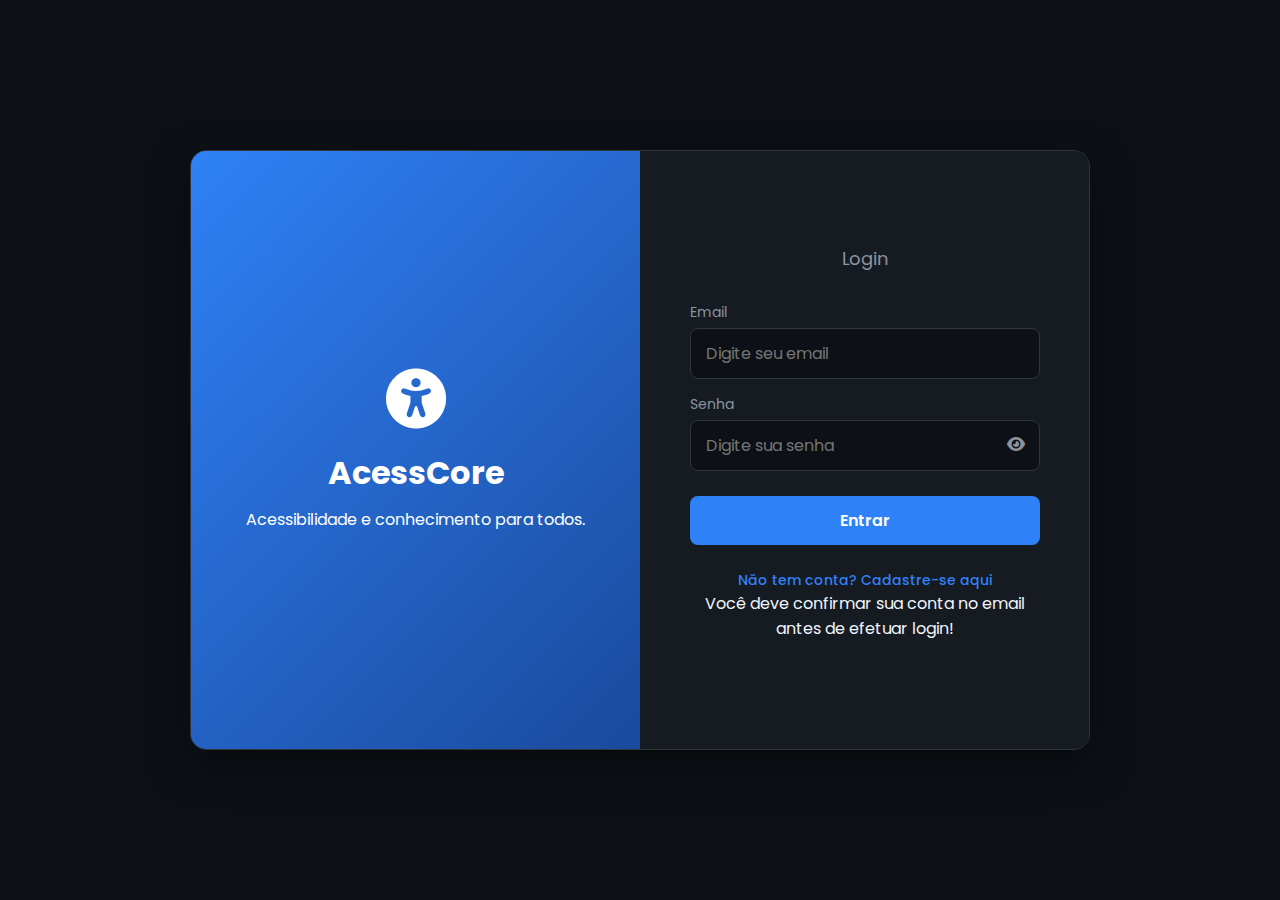
<file: index.html>
<!DOCTYPE html>
<html lang="pt-BR">
<head>
  <meta charset="UTF-8">
  <meta name="viewport" content="width=device-width, initial-scale=1.0">
  <title>AcessCore - Bem-vindo</title>
  <link rel="preconnect" href="https://fonts.googleapis.com">
  <link rel="preconnect" href="https://fonts.gstatic.com" crossorigin>
  <link href="https://fonts.googleapis.com/css2?family=Poppins:wght@400;500;600;700&display=swap" rel="stylesheet">
  <link rel="stylesheet" href="https://cdnjs.cloudflare.com/ajax/libs/font-awesome/6.4.2/css/all.min.css">
  <link rel="stylesheet" href="white.css">
  <style>
    :root {
      --bg-primary: #0d1117;
      --bg-secondary: #161b22;
      --border-color: #30363d;
      --text-primary: #f0f6fc;
      --text-secondary: #8b949e;
      --accent-color: #2f81f7;
      --accent-gradient: linear-gradient(135deg, #2f81f7, #1a4a9c);
    }
    * {
      margin: 0;
      padding: 0;
      box-sizing: border-box;
      font-family: 'Poppins', sans-serif;
    }
    body {
      background: var(--bg-primary);
      color: var(--text-primary);
      display: flex;
      justify-content: center;
      align-items: center;
      height: 100vh;
      padding: 20px;
    }
    .login-wrapper {
      width: 100%;
      max-width: 900px;
      height: 600px;
      display: grid;
      grid-template-columns: 1fr 1fr;
      border-radius: 16px;
      overflow: hidden;
      box-shadow: 0 15px 40px rgba(0, 0, 0, 0.5);
      border: 1px solid var(--border-color);
    }
    .login-branding {
      background: var(--accent-gradient);
      color: #fff;
      display: flex;
      flex-direction: column;
      justify-content: center;
      align-items: center;
      text-align: center;
      padding: 40px;
    }
    .branding-icon {
      font-size: 60px;
      margin-bottom: 20px;
    }
    .branding-title {
      font-size: 32px;
      font-weight: 700;
      margin-bottom: 10px;
    }
    .branding-slogan {
      font-size: 16px;
      font-weight: 400;
    }
    .login-form-container {
      background: var(--bg-secondary);
      display: flex;
      justify-content: center;
      align-items: center;
      padding: 40px;
    }
    .container {
      width: 100%;
      max-width: 350px;
      text-align: center;
    }
    .title { font-size: 28px; margin-bottom: 10px; }
    .subtitle { color: var(--text-secondary); font-size: 18px; font-weight: 400; margin-bottom: 30px; }
    .formulario { display: flex; flex-direction: column; text-align: left; gap: 15px; }
    .input-group { position: relative; }
    .formulario label { display: block; font-size: 14px; color: var(--text-secondary); margin-bottom: 5px; }
    .formulario input { width: 100%; padding: 12px; padding-left: 15px; border: 1px solid var(--border-color); border-radius: 8px; background-color: var(--bg-primary); outline: none; font-size: 16px; color: var(--text-primary); transition: border-color 0.2s; }
    .formulario input:focus { border-color: var(--accent-color); }
    .password-toggle-icon { position: absolute; top: 50%; right: 15px; transform: translateY(25%); color: var(--text-secondary); cursor: pointer; }
    .btn { margin-top: 10px; padding: 12px; border: none; border-radius: 8px; background: var(--accent-color); color: #fff; font-size: 16px; font-weight: 600; cursor: pointer; transition: opacity 0.3s; }
    .btn:hover { opacity: 0.9; }
    .extra { margin-top: 25px; font-size: 14px; color: var(--text-secondary); }
    .extra a { color: var(--accent-color); text-decoration: none; font-weight: 500; cursor: pointer; }
    .extra a:hover { text-decoration: underline; }
    .hidden { display: none; }

    @media (max-width: 800px) {
      .login-wrapper {
        grid-template-columns: 1fr;
        height: auto;
        max-height: 90vh;
        overflow-y: auto;
      }
      .login-branding {
        padding: 30px;
        min-height: 200px;
      }
      .login-form-container {
        padding: 30px;
      }
    }
  </style>
</head>
<body>
  <div class="login-wrapper">
    <div class="login-branding">
      <i class="fas fa-universal-access branding-icon"></i>
      <h1 class="branding-title">AcessCore</h1>
      <p class="branding-slogan">Acessibilidade e conhecimento para todos.</p>
    </div>
    <div class="login-form-container">
      <main class="container">
        <h2 class="subtitle" id="form-title">Login</h2>
    
        <form id="login-form" class="formulario">
          <div class="input-group">
            <label for="usuario">Email</label>
            <input type="text" id="usuario" name="usuario" placeholder="Digite seu email" required>
          </div>
          <div class="input-group">
            <label for="senha">Senha</label>
            <input type="password" id="senha" name="senha" placeholder="Digite sua senha" required>
            <i class="fas fa-eye password-toggle-icon" id="toggle-senha"></i>
          </div>
          <button type="submit" class="btn">Entrar</button>
        </form>
    
        <form id="cadastro-form" class="formulario hidden">
          <div class="input-group">
            <label for="novo-usuario">Usuário</label>
            <input type="text" id="novo-usuario" name="novo-usuario" placeholder="Crie um usuário" required>
          </div>
          <div class="input-group">
            <label for="email">E-mail</label>
            <input type="email" id="email" name="email" placeholder="Digite seu e-mail" required>
          </div>
          <div class="input-group">
            <label for="nova-senha">Senha</label>
            <input type="password" id="nova-senha" name="nova-senha" placeholder="Crie uma senha" required>
            <i class="fas fa-eye password-toggle-icon" id="toggle-nova-senha"></i>
          </div>
          <button type="submit" class="btn">Cadastrar</button>
        </form>
    
        <p class="extra">
          <a id="toggle-link">Não tem conta? Cadastre-se aqui</a>
        </p>
        <p>Você deve confirmar sua conta no email antes de efetuar login!</p>
      </main>
    </div>
  </div>

  <div vw class="enabled"><div vw-access-button class="active"></div><div vw-plugin-wrapper><div class="vw-plugin-top-wrapper"></div></div></div>
  <script src="https://vlibras.gov.br/app/vlibras-plugin.js"></script>
  <script>new window.VLibras.Widget('https://vlibras.gov.br/app');</script>
  <script>
    // Seleciona os elementos do DOM
    const loginForm = document.getElementById("login-form");
    const cadastroForm = document.getElementById("cadastro-form");
    const toggleLink = document.getElementById("toggle-link");
    const formTitle = document.getElementById("form-title");
    
    // Adicione um elemento para exibir mensagens
    const messageDisplay = document.createElement('p');
    messageDisplay.style.textAlign = 'center';
    messageDisplay.style.marginTop = '15px';
    messageDisplay.style.color = '#fff';
    messageDisplay.style.fontSize = '14px';
    document.querySelector('.container').appendChild(messageDisplay);

    function toggleForms() {
      if (loginForm.classList.contains("hidden")) {
        loginForm.classList.remove("hidden");
        cadastroForm.classList.add("hidden");
        formTitle.textContent = "Login";
        toggleLink.textContent = "Não tem conta? Cadastre-se aqui";
      } else {
        loginForm.classList.add("hidden");
        cadastroForm.classList.remove("hidden");
        formTitle.textContent = "Cadastro";
        toggleLink.textContent = "Já tem conta? Voltar ao login";
      }
      // Limpa a mensagem ao alternar o formulário
      messageDisplay.textContent = '';
    }

    toggleLink.addEventListener("click", (e) => {
      e.preventDefault();
      toggleForms();
    });

    // LÓGICA DO BACKEND: Conectar o formulário de Cadastro ao seu Backend
    cadastroForm.addEventListener("submit", async function(e) {
      e.preventDefault();
      messageDisplay.textContent = 'Cadastrando...';

      const usuario = document.getElementById("novo-usuario").value;
      const email = document.getElementById("email").value;
      const password = document.getElementById("nova-senha").value;

      // URL do server do backend
      const backendUrl = "https://hackaton-backend-jade.vercel.app"; 

      try {
        const response = await fetch(`${backendUrl}/cadastro`, {
          method: 'POST',
          headers: {
            'Content-Type': 'application/json'
          },
          body: JSON.stringify({ email, password, usuario })
        });
        
        const data = await response.json();
        
        if (response.ok) {
          messageDisplay.textContent = data.message;
          alert("Cadastro feito com sucesso! Verifique seu e-mail para confirmar a conta.");
          toggleForms(); // Volta para o formulário de login
        } else {
          messageDisplay.textContent = data.error || "Erro no cadastro.";
        }
      } catch (error) {
        console.error('Erro na requisição:', error);
        messageDisplay.textContent = "Erro ao conectar com o servidor. Tente novamente.";
      }
    });

    // LÓGICA DO BACKEND: Conectar o formulário de Login ao seu Backend
    loginForm.addEventListener("submit", async function(e) {
      e.preventDefault();
      messageDisplay.textContent = 'Entrando...';

      const email = document.getElementById("usuario").value; // Usando o campo 'usuario' como 'email'
      const password = document.getElementById("senha").value;

      // URL do server do backend sigma
      const backendUrl = "https://hackaton-backend-jade.vercel.app"; 

      try {
        const response = await fetch(`${backendUrl}/login`, {
          method: 'POST',
          headers: {
            'Content-Type': 'application/json'
          },
          body: JSON.stringify({ email, password })
        });
        
        const data = await response.json();

        if (response.ok) {
          messageDisplay.textContent = "Login bem-sucedido!";

           const sessionToken = data.access_token;
           localStorage.setItem('supabase_session', sessionToken); 
          // Aqui você pode redirecionar o usuário para a página principal
          window.location.href = "site.html"; 
        } else {
          messageDisplay.textContent = data.error || "Erro no login.";
        }
      } catch (error) {
        console.error('Erro na requisição:', error);
        messageDisplay.textContent = "Erro ao conectar com o servidor. Tente novamente.";
      }
    });

    function setupPasswordToggle(inputId, toggleId) {
      const passwordInput = document.getElementById(inputId);
      const toggleIcon = document.getElementById(toggleId);
      if (toggleIcon) {
        toggleIcon.addEventListener('click', function() {
          const type = passwordInput.getAttribute('type') === 'password' ? 'text' : 'password';
          passwordInput.setAttribute('type', type);
          this.classList.toggle('fa-eye');
          this.classList.toggle('fa-eye-slash');
        });
      }
    }

    setupPasswordToggle('senha', 'toggle-senha');
    setupPasswordToggle('nova-senha', 'toggle-nova-senha');
</script>
</body>
</html>
</file>
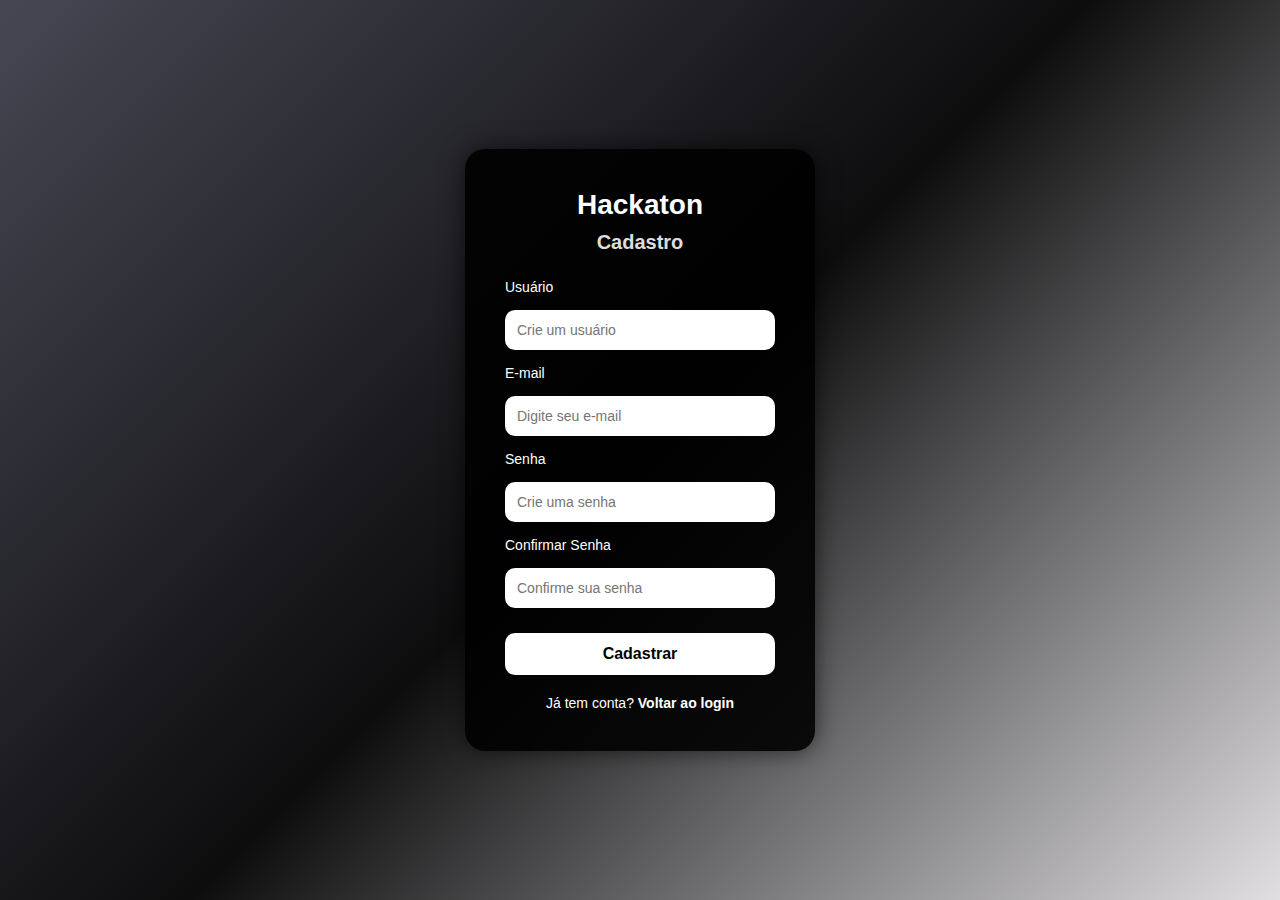
<file: cadastrar.html>
<!DOCTYPE html>
<html lang="pt-BR">
<head>
    <meta charset="UTF-8">
    <meta name="viewport" content="width=device-width, initial-scale=1.0">
    <title>Hackaton - Cadastro</title>
    <style>
        * {
            margin: 0;
            padding: 0;
            box-sizing: border-box;
            font-family: Arial, Helvetica, sans-serif;
        }

        body {
            background: linear-gradient(135deg, #474754, #0d0d0e, #786f7e39);
            color: #fff;
            display: flex;
            justify-content: center;
            align-items: center;
            height: 100vh;
        }

        .container {
            background: rgba(0, 0, 0, 0.9);
            padding: 40px;
            border-radius: 20px;
            width: 350px;
            text-align: center;
            box-shadow: 0 0 25px rgba(0, 0, 0, 0.6);
        }

        .title {
            color: #ffffff;
            font-size: 28px;
            margin-bottom: 10px;
        }

        .subtitle {
            color: #ddd;
            font-size: 20px;
            margin-bottom: 25px;
        }

        .formulario {
            display: flex;
            flex-direction: column;
            text-align: left;
            gap: 15px;
        }

        .formulario label {
            font-size: 14px;
            color: #ffffff;
        }

        .formulario input {
            padding: 12px;
            border: none;
            border-radius: 10px;
            outline: none;
            font-size: 14px;
        }

        .btn {
            margin-top: 10px;
            padding: 12px;
            border: none;
            border-radius: 10px;
            background: #ffffff;
            color: #000;
            font-size: 16px;
            font-weight: bold;
            cursor: pointer;
            transition: 0.3s;
        }

        .btn:hover {
            background: #dddddd;
        }

        .extra {
            margin-top: 20px;
            font-size: 14px;
            text-align: center;
        }

        .extra a {
            color: #ffffff;
            text-decoration: none;
            font-weight: bold;
            cursor: pointer;
        }

        .extra a:hover {
            text-decoration: underline;
        }
    </style>
</head>
<body>
    <main class="container">
        <h1 class="title">Hackaton</h1>
        <h2 class="subtitle">Cadastro</h2>

        <form action="#" method="post" class="formulario">
            <label for="novo-usuario">Usuário</label>
            <input type="text" id="novo-usuario" name="novo-usuario" placeholder="Crie um usuário" required>

            <label for="email">E-mail</label>
            <input type="email" id="email" name="email" placeholder="Digite seu e-mail" required>

            <label for="senha">Senha</label>
            <input type="password" id="senha" name="senha" placeholder="Crie uma senha" required>

            <label for="confirmar-senha">Confirmar Senha</label>
            <input type="password" id="confirmar-senha" name="confirmar-senha" placeholder="Confirme sua senha" required>

            <button type="submit" class="btn">Cadastrar</button>
        </form>

        <p class="extra">
            Já tem conta? <a href="index.html">Voltar ao login</a>
        </p>
    </main>
</body>
</html>
</file>
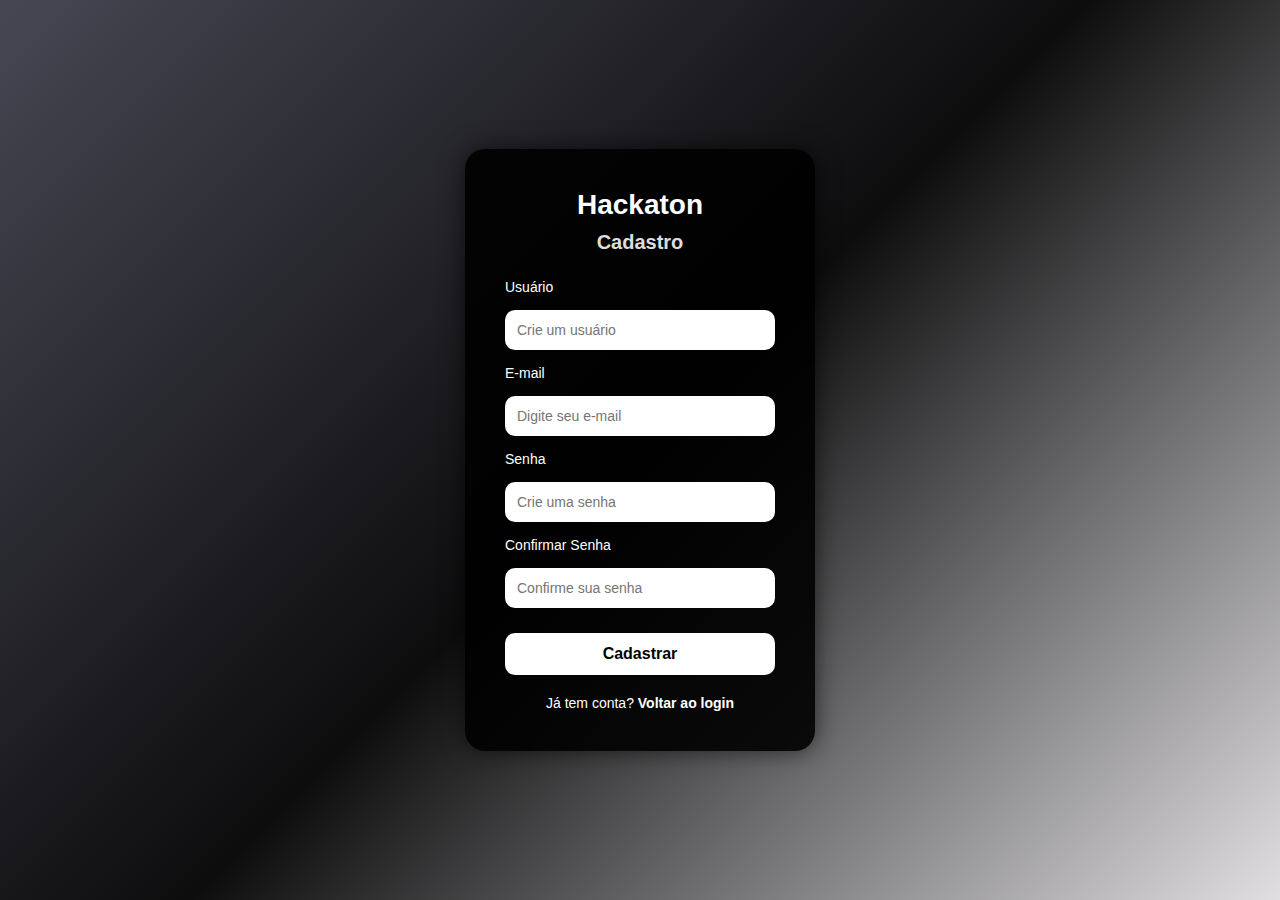
<file: cadastro.html>
<!DOCTYPE html>
<html lang="pt-BR">
<head>
    <meta charset="UTF-8">
    <meta name="viewport" content="width=device-width, initial-scale=1.0">
    <title>Hackaton - Cadastro</title>
    <style>
        * {
            margin: 0;
            padding: 0;
            box-sizing: border-box;
            font-family: Arial, Helvetica, sans-serif;
        }

        body {
            background: linear-gradient(135deg, #474754, #0d0d0e, #786f7e39);
            color: #fff;
            display: flex;
            justify-content: center;
            align-items: center;
            height: 100vh;
        }

        .container {
            background: rgba(0, 0, 0, 0.9);
            padding: 40px;
            border-radius: 20px;
            width: 350px;
            text-align: center;
            box-shadow: 0 0 25px rgba(0, 0, 0, 0.6);
        }

        .title {
            color: #ffffff;
            font-size: 28px;
            margin-bottom: 10px;
        }

        .subtitle {
            color: #ddd;
            font-size: 20px;
            margin-bottom: 25px;
        }

        .formulario {
            display: flex;
            flex-direction: column;
            text-align: left;
            gap: 15px;
        }

        .formulario label {
            font-size: 14px;
            color: #ffffff;
        }

        .formulario input {
            padding: 12px;
            border: none;
            border-radius: 10px;
            outline: none;
            font-size: 14px;
        }

        .btn {
            margin-top: 10px;
            padding: 12px;
            border: none;
            border-radius: 10px;
            background: #ffffff;
            color: #000;
            font-size: 16px;
            font-weight: bold;
            cursor: pointer;
            transition: 0.3s;
        }

        .btn:hover {
            background: #dddddd;
        }

        .extra {
            margin-top: 20px;
            font-size: 14px;
            text-align: center;
        }

        .extra a {
            color: #ffffff;
            text-decoration: none;
            font-weight: bold;
            cursor: pointer;
        }

        .extra a:hover {
            text-decoration: underline;
        }
    </style>
</head>
<body>
    <main class="container">
        <h1 class="title">Hackaton</h1>
        <h2 class="subtitle">Cadastro</h2>

        <form action="#" method="post" class="formulario">
            <label for="novo-usuario">Usuário</label>
            <input type="text" id="novo-usuario" name="novo-usuario" placeholder="Crie um usuário" required>

            <label for="email">E-mail</label>
            <input type="email" id="email" name="email" placeholder="Digite seu e-mail" required>

            <label for="senha">Senha</label>
            <input type="password" id="senha" name="senha" placeholder="Crie uma senha" required>

            <label for="confirmar-senha">Confirmar Senha</label>
            <input type="password" id="confirmar-senha" name="confirmar-senha" placeholder="Confirme sua senha" required>

            <button type="submit" class="btn">Cadastrar</button>
        </form>

        <p class="extra">
            Já tem conta? <a href="login.html">Voltar ao login</a>
        </p>
    </main>
</body>
</html>
</file>
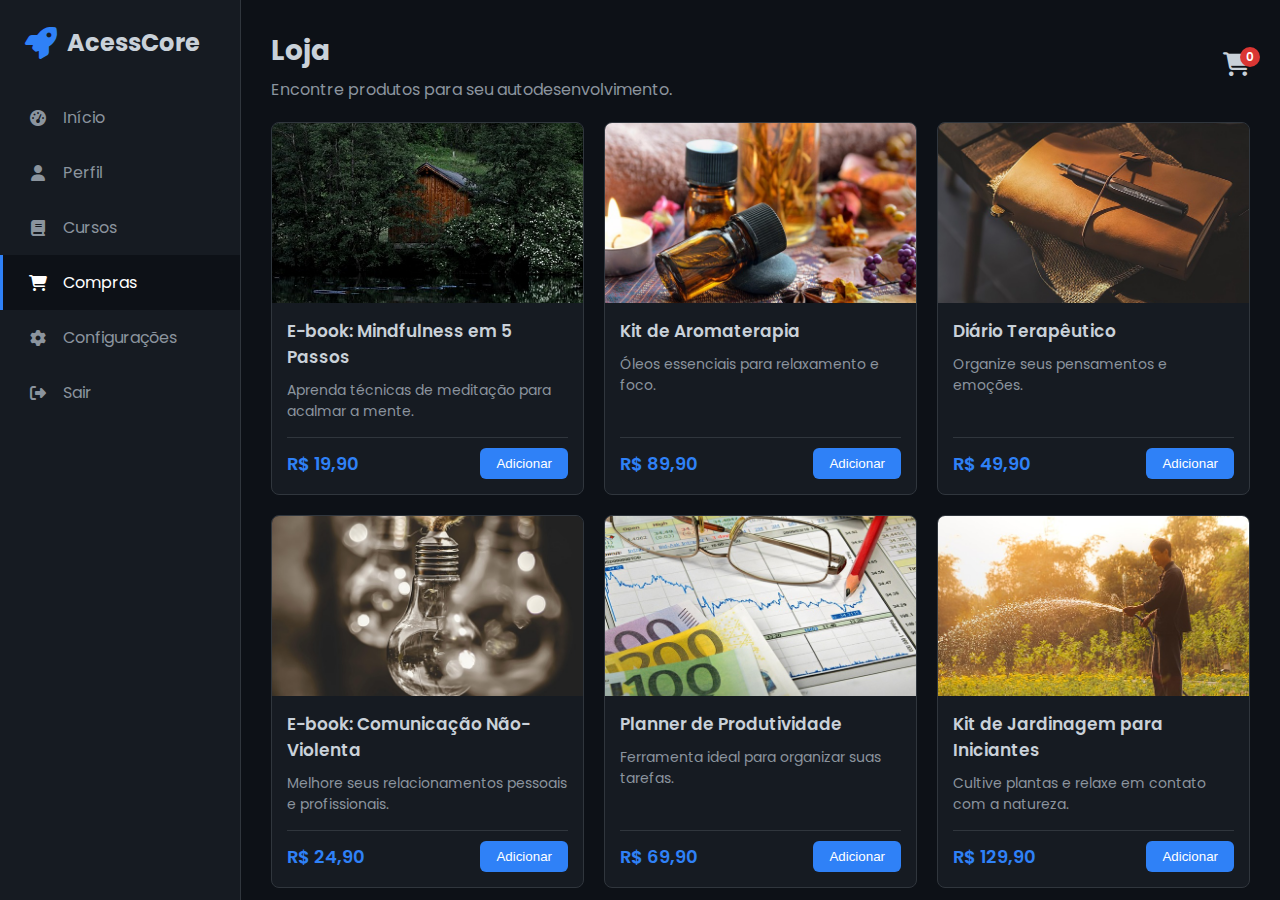
<file: compras.html>
<!DOCTYPE html>
<html lang="pt-BR">
<head>
  <meta charset="UTF-8">
  <meta name="viewport" content="width=device-width, initial-scale=1.0">
  <title>AcessCore - Loja</title>
  <link rel="preconnect" href="https://fonts.googleapis.com">
  <link rel="preconnect" href="https://fonts.gstatic.com" crossorigin>
  <link href="https://fonts.googleapis.com/css2?family=Poppins:wght@400;500;600;700&display=swap" rel="stylesheet">
  <link rel="stylesheet" href="https://cdnjs.cloudflare.com/ajax/libs/font-awesome/6.4.2/css/all.min.css">
  <link rel="stylesheet" href="white.css">
  <style>:root{--bg-primary:#0d1117;--bg-secondary:#161b22;--border-color:#30363d;--text-primary:#c9d1d9;--text-secondary:#8b949e;--accent-color:#2f81f7;--danger-color:#da3633}*:focus{outline:none}body{margin:0;font-family:'Poppins',sans-serif;background:var(--bg-primary);color:var(--text-primary);display:flex;height:100vh;overflow-x:hidden}.sidebar{width:240px;background:var(--bg-secondary);padding:25px 0;display:flex;flex-direction:column;border-right:1px solid var(--border-color);transition:transform .3s ease-in-out;z-index:1000}.sidebar-header{padding:0 25px;margin-bottom:30px;display:flex;align-items:center}.sidebar-header i{font-size:32px;color:var(--accent-color);margin-right:10px}.sidebar-header h2{margin:0;font-size:24px;color:var(--text-primary)}.sidebar-nav a{display:flex;align-items:center;padding:15px 25px;color:var(--text-secondary);text-decoration:none;transition:.2s ease-in-out;border-left:3px solid transparent}.sidebar-nav a:hover,.sidebar-nav a.active{background:var(--bg-primary);color:#fff;border-left:3px solid var(--accent-color)}.sidebar-nav a i{width:20px;margin-right:15px;text-align:center}.sidebar-nav .logout{margin-top:auto}.main{flex:1;padding:30px;overflow-y:auto}.header{display:flex;justify-content:space-between;align-items:center;gap:20px;margin-bottom:20px}.header-text h1{margin:0;font-size:28px}.header-text p{margin:5px 0 0 0;color:var(--text-secondary)}.menu-toggle{display:none;background:0 0;border:1px solid var(--border-color);color:var(--text-primary);padding:8px 12px;border-radius:6px;cursor:pointer;font-size:20px}.cart-icon-wrapper{position:relative;cursor:pointer}.cart-icon-wrapper i{font-size:24px}.cart-badge{position:absolute;top:-5px;right:-10px;background-color:var(--danger-color);color:white;border-radius:50%;width:20px;height:20px;font-size:12px;display:flex;justify-content:center;align-items:center;font-weight:600}.product-grid{display:grid;grid-template-columns:repeat(auto-fit,minmax(280px,1fr));gap:20px}.product-card{background:var(--bg-secondary);border-radius:8px;border:1px solid var(--border-color);overflow:hidden;display:flex;flex-direction:column;transition:transform .2s,box-shadow .2s}.product-card:hover{transform:translateY(-5px);box-shadow:0 8px 20px rgba(0,0,0,.3)}.product-card img{width:100%;height:180px;object-fit:cover}.product-content{padding:15px;flex-grow:1;display:flex;flex-direction:column}.product-content h3{margin:0 0 10px 0;font-size:17px;font-weight:600}.product-content p{font-size:14px;color:var(--text-secondary);margin:0 0 15px 0;flex-grow:1}.product-footer{display:flex;justify-content:space-between;align-items:center;margin-top:auto;padding-top:10px;border-top:1px solid var(--border-color)}.product-price{font-size:18px;font-weight:600;color:var(--accent-color)}.btn-add-to-cart{background:var(--accent-color);color:#fff;border:none;padding:8px 16px;border-radius:6px;cursor:pointer;font-weight:500;transition:background-color .2s}.btn-add-to-cart:hover{background-color:#216cd9}.cart-panel{position:fixed;top:0;right:0;width:350px;height:100%;background:var(--bg-secondary);border-left:1px solid var(--border-color);z-index:1500;transform:translateX(100%);transition:transform .3s ease-in-out;display:flex;flex-direction:column}.cart-panel.open{transform:translateX(0)}.cart-header{padding:20px;border-bottom:1px solid var(--border-color);display:flex;justify-content:space-between;align-items:center}.cart-header h3{margin:0;font-size:20px}.close-cart-btn{background:0 0;border:none;color:var(--text-primary);font-size:24px;cursor:pointer}.cart-items{flex-grow:1;overflow-y:auto;padding:20px}.cart-item{display:flex;gap:15px;margin-bottom:20px}.cart-item img{width:70px;height:70px;border-radius:6px;object-fit:cover}.cart-item-details{flex-grow:1}.cart-item-details h4{margin:0 0 5px 0;font-size:15px}.cart-item-details .price{color:var(--text-secondary);font-size:14px}.cart-item-actions{display:flex;align-items:center;gap:10px;margin-top:5px}.cart-item-actions button{background:var(--border-color);border:none;color:var(--text-primary);width:25px;height:25px;border-radius:4px;cursor:pointer}.cart-footer{padding:20px;border-top:1px solid var(--border-color)}.subtotal{display:flex;justify-content:space-between;font-size:18px;font-weight:600;margin-bottom:20px}.btn-checkout{width:100%;padding:12px;background:var(--accent-color);color:#fff;border:none;border-radius:6px;font-size:16px;font-weight:600;cursor:pointer}.overlay{display:none;position:fixed;top:0;left:0;width:100%;height:100%;background:rgba(0,0,0,.5);z-index:999}.overlay.active{display:block}.modal-overlay{position:fixed;top:0;left:0;width:100%;height:100%;background:rgba(0,0,0,.7);display:flex;justify-content:center;align-items:center;z-index:2000;opacity:0;visibility:hidden;transition:opacity .2s,visibility .2s}.modal-overlay:not(.hidden){opacity:1;visibility:visible}.modal-content{background:var(--bg-secondary);padding:30px;border-radius:12px;border:1px solid var(--border-color);width:90%;max-width:400px;text-align:left;transform:scale(.95);transition:transform .2s}.modal-overlay:not(.hidden) .modal-content{transform:scale(1)}.modal-content h3{margin:0 0 10px 0;font-size:20px;font-weight:600}.modal-content p{margin:0 0 25px 0;color:var(--text-secondary)}.modal-buttons{display:flex;justify-content:flex-end;gap:15px}.modal-buttons button{padding:10px 20px;border:none;border-radius:6px;font-weight:500;font-size:14px;cursor:pointer;transition:background-color .2s,opacity .2s}.modal-buttons .btn-secondary{background-color:transparent;border:1px solid var(--border-color);color:var(--text-primary)}.modal-buttons .btn-secondary:hover{background-color:var(--border-color)}.modal-buttons .btn-danger{background:var(--danger-color);color:#fff}.modal-buttons .btn-danger:hover{opacity:.85}.hidden{display:none}@media (max-width:768px){body{overflow-y:auto}.sidebar{position:fixed;height:100%;transform:translateX(-100%)}.sidebar.open{transform:translateX(0)}.main{width:100%;padding:15px;box-sizing:border-box}.header-text h1{font-size:24px}.menu-toggle{display:block}.cart-panel{width:90%}}</style>
</head>
<body>
  <div id="overlay" class="overlay"></div>
  <div id="sidebar" class="sidebar">
    <div class="sidebar-header"><i class="fas fa-rocket"></i><h2>AcessCore</h2></div>
    <nav class="sidebar-nav">
        <a href="site.html"><i class="fas fa-tachometer-alt"></i> Início</a>
        <a href="perfil.html"><i class="fas fa-user"></i> Perfil</a>
        <a href="cursos.html"><i class="fas fa-book"></i> Cursos</a>
        <a href="compras.html" class="active"><i class="fas fa-shopping-cart"></i> Compras</a>
        <a href="configuracoes.html"><i class="fas fa-cog"></i> Configurações</a>
        <a href="index.html" class="logout"><i class="fas fa-sign-out-alt"></i> Sair</a>
    </nav>
  </div>
  <div class="main">
    <div class="header">
      <button id="menu-toggle" class="menu-toggle"><i class="fas fa-bars"></i></button>
      <div class="header-text"><h1>Loja</h1><p>Encontre produtos para seu autodesenvolvimento.</p></div>
      <div id="cart-button" class="cart-icon-wrapper"><i class="fas fa-shopping-cart"></i><span id="cart-badge" class="cart-badge">0</span></div>
    </div>
    <div class="product-grid" id="product-grid">
      </div>
  </div>
  <div id="cart-panel" class="cart-panel">
    <div class="cart-header"><h3>Meu Carrinho</h3><button id="close-cart-btn" class="close-cart-btn">&times;</button></div>
    <div class="cart-items" id="cart-items"></div>
    <div class="cart-footer">
      <div class="subtotal"><span>Subtotal</span><span id="subtotal-price">R$ 0,00</span></div>
      <button class="btn-checkout">Finalizar Compra</button>
    </div>
  </div>
  <div id="confirm-logout-modal" class="modal-overlay hidden">
    <div class="modal-content"><h3>Deseja Realmente Sair?</h3><p>Você será redirecionado para a tela de login.</p><div class="modal-buttons"><button id="cancel-logout-btn" class="btn-secondary">Cancelar</button><button id="confirm-logout-btn" class="btn-danger">Sair</button></div></div>
  </div>
  <div vw class="enabled"><div vw-access-button class="active"></div><div vw-plugin-wrapper><div class="vw-plugin-top-wrapper"></div></div></div>
  <script src="https://vlibras.gov.br/app/vlibras-plugin.js"></script>
  <script>new window.VLibras.Widget('https://vlibras.gov.br/app');</script>
  <script>
    const menuToggle=document.getElementById("menu-toggle"),sidebar=document.getElementById("sidebar"),overlay=document.getElementById("overlay");
    menuToggle.addEventListener("click",()=>{sidebar.classList.toggle("open"),overlay.classList.toggle("active")});
    overlay.addEventListener("click",()=>{sidebar.classList.remove("open"),overlay.classList.remove("active")});
    const logoutLink=document.querySelector("a.logout"),logoutModal=document.getElementById("confirm-logout-modal"),cancelLogoutBtn=document.getElementById("cancel-logout-btn"),confirmLogoutBtn=document.getElementById("confirm-logout-btn");
    logoutLink.addEventListener("click",function(e){e.preventDefault(),logoutModal.classList.remove("hidden")}),cancelLogoutBtn.addEventListener("click",()=>logoutModal.classList.add("hidden")),confirmLogoutBtn.addEventListener("click",()=>window.location.href=logoutLink.href),logoutModal.addEventListener("click",e=>e.target===logoutModal&&logoutModal.classList.add("hidden"));

    document.addEventListener('DOMContentLoaded', () => {
        const products = [
            { id: 1, name: 'E-book: Mindfulness em 5 Passos', description: 'Aprenda técnicas de meditação para acalmar a mente.', price: 19.90, image: 'casa.jpeg' },
            { id: 2, name: 'Kit de Aromaterapia', description: 'Óleos essenciais para relaxamento e foco.', price: 89.90, image: 'oleo.jpeg' },
            { id: 3, name: 'Diário Terapêutico', description: 'Organize seus pensamentos e emoções.', price: 49.90, image: 'diario.jpeg' },
            { id: 4, name: 'E-book: Comunicação Não-Violenta', description: 'Melhore seus relacionamentos pessoais e profissionais.', price: 24.90, image: 'lampada.jpeg' },
            { id: 5, name: 'Planner de Produtividade', description: 'Ferramenta ideal para organizar suas tarefas.', price: 69.90, image: 'acoes.jpeg' },
            { id: 6, name: 'Kit de Jardinagem para Iniciantes', description: 'Cultive plantas e relaxe em contato com a natureza.', price: 129.90, image: 'mangueira.jpeg' },
        ];
        const productGrid = document.getElementById('product-grid');
        const cartButton = document.getElementById('cart-button');
        const cartPanel = document.getElementById('cart-panel');
        const closeCartBtn = document.getElementById('close-cart-btn');
        const cartItemsEl = document.getElementById('cart-items');
        const cartBadge = document.getElementById('cart-badge');
        const subtotalPriceEl = document.getElementById('subtotal-price');
        let cart = [];
        function renderProducts() {
            productGrid.innerHTML = products.map(product => `
                <div class="product-card">
                    <img src="${product.image}" alt="${product.name}">
                    <div class="product-content">
                        <h3>${product.name}</h3>
                        <p>${product.description}</p>
                        <div class="product-footer">
                            <span class="product-price">R$ ${product.price.toFixed(2).replace('.',',')}</span>
                            <button class="btn-add-to-cart" data-id="${product.id}">Adicionar</button>
                        </div>
                    </div>
                </div>
            `).join('');
        }
        function renderCart() {
            cartItemsEl.innerHTML = cart.map(item => `
                <div class="cart-item">
                    <img src="${item.image}" alt="${item.name}">
                    <div class="cart-item-details">
                        <h4>${item.name}</h4>
                        <span class="price">R$ ${item.price.toFixed(2).replace('.',',')}</span>
                        <div class="cart-item-actions">
                            <button data-id="${item.id}" class="quantity-decrease">-</button>
                            <span>${item.quantity}</span>
                            <button data-id="${item.id}" class="quantity-increase">+</button>
                        </div>
                    </div>
                </div>
            `).join('');
            const totalItems = cart.reduce((sum, item) => sum + item.quantity, 0);
            cartBadge.textContent = totalItems;
            const subtotal = cart.reduce((sum, item) => sum + (item.price * item.quantity), 0);
            subtotalPriceEl.textContent = `R$ ${subtotal.toFixed(2).replace('.', ',')}`;
        }
        productGrid.addEventListener('click', e => {
            if (e.target.classList.contains('btn-add-to-cart')) {
                const productId = parseInt(e.target.dataset.id);
                const product = products.find(p => p.id === productId);
                const existingItem = cart.find(item => item.id === productId);
                if (existingItem) {
                    existingItem.quantity++;
                } else {
                    cart.push({ ...product, quantity: 1 });
                }
                renderCart();
            }
        });
        cartItemsEl.addEventListener('click', e => {
            const productId = parseInt(e.target.dataset.id);
            const item = cart.find(i => i.id === productId);
            if (!item) return;
            if (e.target.classList.contains('quantity-increase')) {
                item.quantity++;
            } else if (e.target.classList.contains('quantity-decrease')) {
                item.quantity--;
                if (item.quantity === 0) {
                    cart = cart.filter(i => i.id !== productId);
                }
            }
            renderCart();
        });
        cartButton.addEventListener('click', () => cartPanel.classList.add('open'));
        closeCartBtn.addEventListener('click', () => cartPanel.classList.remove('open'));
        renderProducts();
    });
  </script>
  <script src="tema.js"></script>
</body>
</html>
</file>
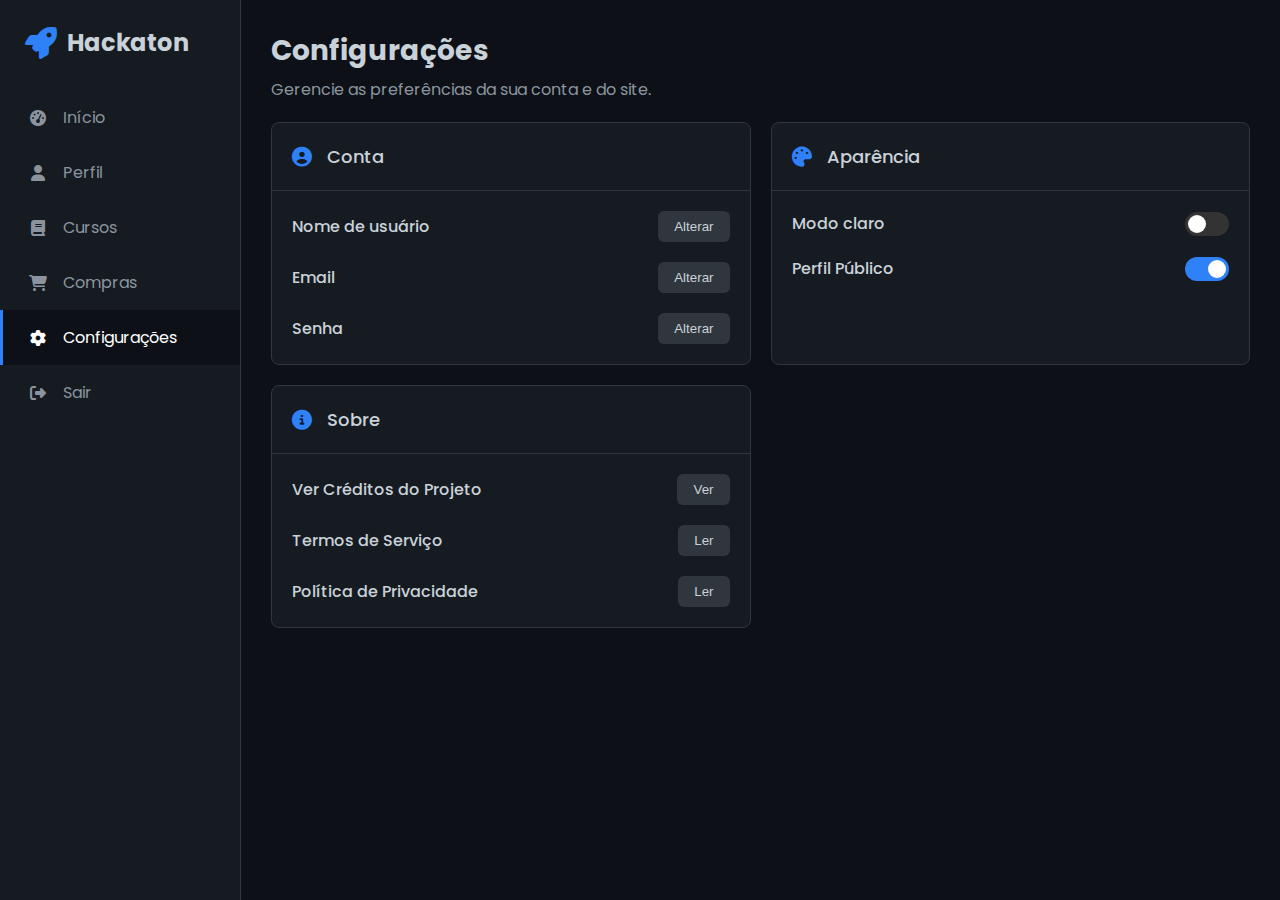
<file: configuracoes.html>
<!DOCTYPE html>
<html lang="pt-BR">
<head>
  <meta charset="UTF-8">
  <meta name="viewport" content="width=device-width, initial-scale=1.0">
  <title>Hackaton - Configurações</title>
  <link rel="preconnect" href="https://fonts.googleapis.com">
  <link rel="preconnect" href="https://fonts.gstatic.com" crossorigin>
  <link href="https://fonts.googleapis.com/css2?family=Poppins:wght@400;500;600&display=swap" rel="stylesheet">
  <link rel="stylesheet" href="https://cdnjs.cloudflare.com/ajax/libs/font-awesome/6.4.2/css/all.min.css">
  <link rel="stylesheet" href="white.css">
  <style>:root{--bg-primary:#0d1117;--bg-secondary:#161b22;--border-color:#30363d;--text-primary:#c9d1d9;--text-secondary:#8b949e;--accent-color:#2f81f7}body{margin:0;font-family:'Poppins',sans-serif;background:var(--bg-primary);color:var(--text-primary);display:flex;height:100vh;overflow-x:hidden}.sidebar{width:240px;background:var(--bg-secondary);padding:25px 0;display:flex;flex-direction:column;border-right:1px solid var(--border-color);transition:transform .3s ease-in-out;z-index:1000}.sidebar-header{padding:0 25px;margin-bottom:30px;display:flex;align-items:center}.sidebar-header i{font-size:32px;color:var(--accent-color);margin-right:10px}.sidebar-header h2{margin:0;font-size:24px;color:var(--text-primary)}.sidebar-nav a{display:flex;align-items:center;padding:15px 25px;color:var(--text-secondary);text-decoration:none;transition:.2s ease-in-out;border-left:3px solid transparent}.sidebar-nav a:hover,.sidebar-nav a.active{background:var(--bg-primary);color:#fff;border-left:3px solid var(--accent-color)}.sidebar-nav a i{width:20px;margin-right:15px;text-align:center}.sidebar-nav .logout{margin-top:auto}.main{flex:1;padding:30px;overflow-y:auto}.header{display:flex;align-items:center;gap:20px;margin-bottom:20px}.header-text h1{margin:0;font-size:28px}.header-text p{margin:5px 0 0 0;color:var(--text-secondary)}.menu-toggle{display:none;background:0 0;border:1px solid var(--border-color);color:var(--text-primary);padding:8px 12px;border-radius:6px;cursor:pointer;font-size:20px}.grid{display:grid;grid-template-columns:repeat(auto-fit,minmax(350px,1fr));gap:20px}.card{background:var(--bg-secondary);border-radius:8px;border:1px solid var(--border-color);display:flex;flex-direction:column}.card-header{display:flex;justify-content:space-between;align-items:center;padding:20px;border-bottom:1px solid var(--border-color)}.card-header-title{display:flex;align-items:center;gap:15px}.card-header-title i{font-size:20px;color:var(--accent-color)}.card-header-title h2{font-size:18px;margin:0;font-weight:500}.card-content{padding:20px;flex-grow:1;display:flex;flex-direction:column;gap:20px}.setting-row{display:flex;justify-content:space-between;align-items:center}.setting-row span{font-weight:500}.btn-secondary{background:var(--border-color);color:var(--text-primary);border:none;padding:8px 16px;border-radius:6px;cursor:pointer;transition:background-color .2s}.btn-secondary:hover{background-color:#3a414a}.switch{position:relative;display:inline-block;width:44px;height:24px}.switch input{display:none}.slider{position:absolute;cursor:pointer;top:0;left:0;right:0;bottom:0;background-color:#333;transition:.4s;border-radius:24px}.slider:before{position:absolute;content:"";height:18px;width:18px;left:3px;bottom:3px;background-color:#fff;transition:.4s;border-radius:50%}.switch input:checked+.slider{background-color:var(--accent-color)}.switch input:checked+.slider:before{transform:translateX(20px)}.overlay{display:none;position:fixed;top:0;left:0;width:100%;height:100%;background:rgba(0,0,0,.5);z-index:999}.overlay.active{display:block}@media (max-width:768px){body{overflow-y:auto}.sidebar{position:fixed;height:100%;transform:translateX(-100%)}.sidebar.open{transform:translateX(0)}.main{width:100%;padding:15px;box-sizing:border-box}.header-text h1{font-size:24px}.menu-toggle{display:block}.grid{grid-template-columns:1fr}}</style>
</head>
<body>
  <div id="overlay" class="overlay"></div>
  <div id="sidebar" class="sidebar">
    <div class="sidebar-header"><i class="fas fa-rocket"></i><h2>Hackaton</h2></div>
    <nav class="sidebar-nav">
        <a href="site.html"><i class="fas fa-tachometer-alt"></i> Início</a>
        <a href="perfil.html"><i class="fas fa-user"></i> Perfil</a>
        <a href="cursos.html"><i class="fas fa-book"></i> Cursos</a>
        <a href="#"><i class="fas fa-shopping-cart"></i> Compras</a>
        <a href="configuracoes.html" class="active"><i class="fas fa-cog"></i> Configurações</a>
        <a href="index.html" class="logout"><i class="fas fa-sign-out-alt"></i> Sair</a>
    </nav>
  </div>
  <div class="main">
    <div class="header">
      <button id="menu-toggle" class="menu-toggle"><i class="fas fa-bars"></i></button>
      <div class="header-text">
        <h1>Configurações</h1>
        <p>Gerencie as preferências da sua conta e do site.</p>
      </div>
    </div>
    <div class="grid">
      <div class="card">
        <div class="card-header"><div class="card-header-title"><i class="fas fa-user-circle"></i><h2>Conta</h2></div></div>
        <div class="card-content">
          <div class="setting-row"><span>Nome de usuário</span><button class="btn-secondary">Alterar</button></div>
          <div class="setting-row"><span>Email</span><button class="btn-secondary">Alterar</button></div>
          <div class="setting-row"><span>Senha</span><button class="btn-secondary">Alterar</button></div>
        </div>
      </div>
      <div class="card">
        <div class="card-header"><div class="card-header-title"><i class="fas fa-palette"></i><h2>Aparência</h2></div></div>
        <div class="card-content">
          <div class="setting-row"><span>Modo claro</span><label class="switch"><input type="checkbox" id="dark-mode-toggle"><span class="slider"></span></label></div>
          <div class="setting-row"><span>Perfil Público</span><label class="switch"><input type="checkbox" checked><span class="slider"></span></label></div>
        </div>
      </div>
      <div class="card">
        <div class="card-header"><div class="card-header-title"><i class="fas fa-info-circle"></i><h2>Sobre</h2></div></div>
        <div class="card-content">
          <div class="setting-row"><span>Ver Créditos do Projeto</span><a href="creditos.html"><button class="btn-secondary">Ver</button></a></div>
          <div class="setting-row"><span>Termos de Serviço</span><button class="btn-secondary">Ler</button></div>
          <div class="setting-row"><span>Política de Privacidade</span><button class="btn-secondary">Ler</button></div>
        </div>
      </div>
    </div>
  </div>
  <div vw class="enabled"><div vw-access-button class="active"></div><div vw-plugin-wrapper><div class="vw-plugin-top-wrapper"></div></div></div>
  <script src="https://vlibras.gov.br/app/vlibras-plugin.js"></script>
  <script>new window.VLibras.Widget('https://vlibras.gov.br/app');</script>
  <script>const menuToggle=document.getElementById("menu-toggle"),sidebar=document.getElementById("sidebar"),overlay=document.getElementById("overlay");menuToggle.addEventListener("click",()=>{sidebar.classList.toggle("open"),overlay.classList.toggle("active")}),overlay.addEventListener("click",()=>{sidebar.classList.remove("open"),overlay.classList.remove("active")});</script>
  <script src="tema.js"></script>
</body>
</html>
</file>
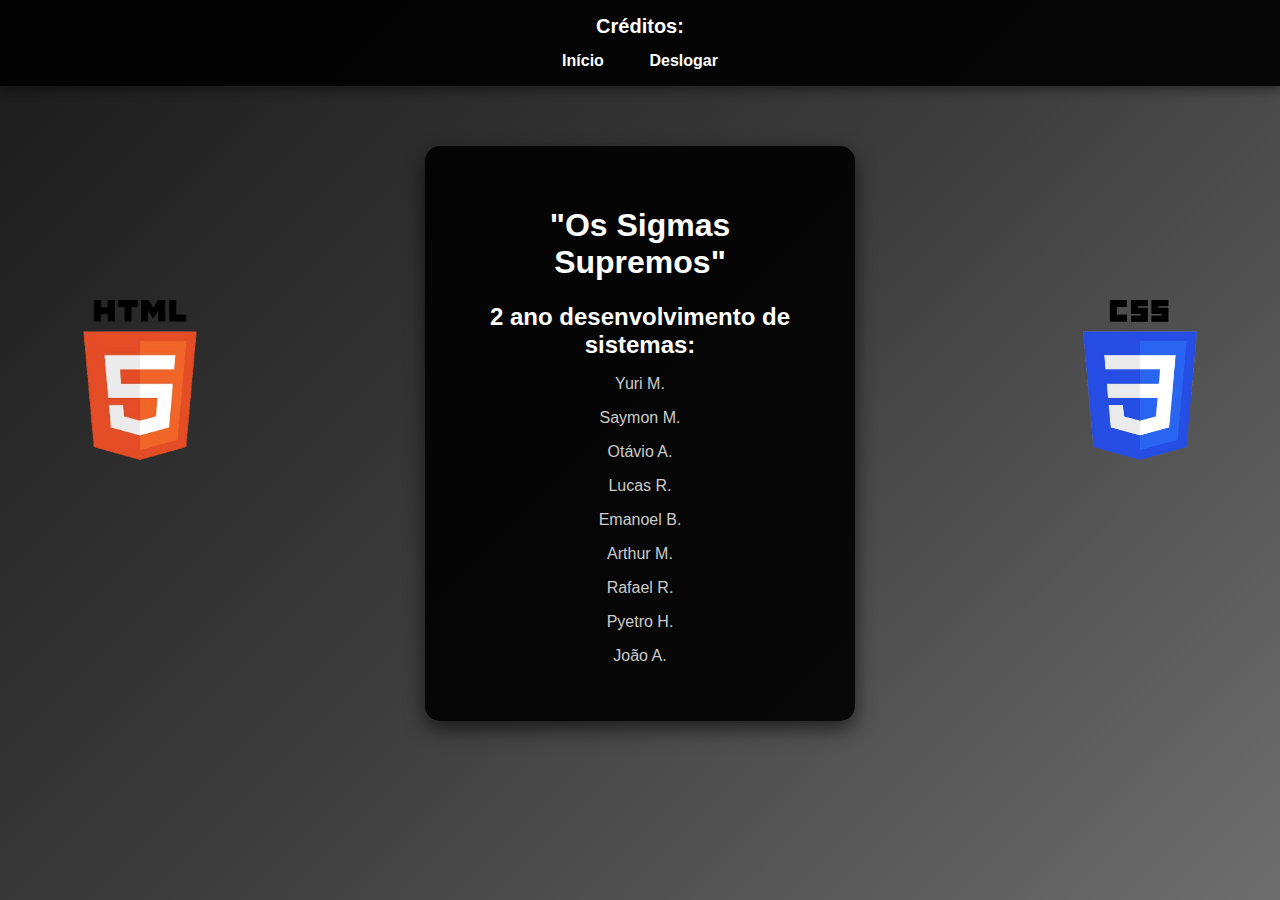
<file: creditos.html>
<!DOCTYPE html>
<html lang="pt-BR">
<head>
  <meta charset="UTF-8">
  <meta name="viewport" content="width=device-width, initial-scale=1.0">
  <title>Hackaton - Início</title>
  <style>
    
    body {
      margin: 0;
      font-family: Arial, Helvetica, sans-serif;
      background: linear-gradient(135deg, #1a1a1a, #3d3d3d, #6e6e6e);
      height: 100vh;
      display: flex;
      flex-direction: column;
      align-items: center;
    }
        header {
      width: 100%;
      background-color: rgba(0, 0, 0, 0.9);
      padding: 15px 0;
      text-align: center;
      color: white;
      font-size: 20px;
      font-weight: bold;
      box-shadow: 0 4px 10px rgba(0,0,0,0.4);
    }
      nav {
      margin-top: 10px;
    }

    nav a {
      margin: 0 20px;
      text-decoration: none;
      color: white;
      font-size: 16px;
      transition: color 0.3s;
    }

    nav a:hover {
      color: #00aaff;
    }

    
    .container {
      background: rgba(0, 0, 0, 0.9);
      padding: 40px;
      border-radius: 15px;
      box-shadow: 0 8px 20px rgba(0,0,0,0.6);
      text-align: center;
      margin-top: 60px;
      color: white;
      width: 350px;
      max-width: 90%;
    }
       .container h2 {
      margin-bottom: 10px;
      font-size: 24px;
    }

    .container p {
      font-size: 16px;
      color: #ccc;
    }
    .ht {
        height: 160px;
        position: absolute;
        margin-right: 1000px;
        margin-top: 300px
    }
    .casc {
        height: 160px;
        position:absolute;
        margin-left: 1000px;
        margin-top: 300px
    }
  </style>
</head>
<body>

    <header>Créditos:
     <nav>
      <a href="site.html">Início</a>
      <a href="index.html">Deslogar</a>
      </header>
    </nav>
    <div class="container">
        <h1>"Os Sigmas Supremos"</h1>
    <h2>2 ano desenvolvimento de sistemas:</h2>
    <p>Yuri M.</p>
    <p>Saymon M.</p>
    <p>Otávio A.</p>
    <p>Lucas R.</p>
    <p>Emanoel B.</p>
    <p>Arthur M.</p>
    <p>Rafael R.</p>
    <p>Pyetro H.</p>
    <p>João A.</p>
  </div>
<img src="html_5-removebg-preview.png" alt="" class="ht">
<img src="css3-removebg-preview.png" alt="" class="casc">
 <div vw class="enabled">
    <div vw-access-button class="active"></div>
    <div vw-plugin-wrapper>
      <div class="vw-plugin-top-wrapper"></div>
    </div>
  </div>

  <script src="https://vlibras.gov.br/app/vlibras-plugin.js"></script>
  <script>
    new window.VLibras.Widget('https://vlibras.gov.br/app');
  </script>

</body>


</html>
</file>
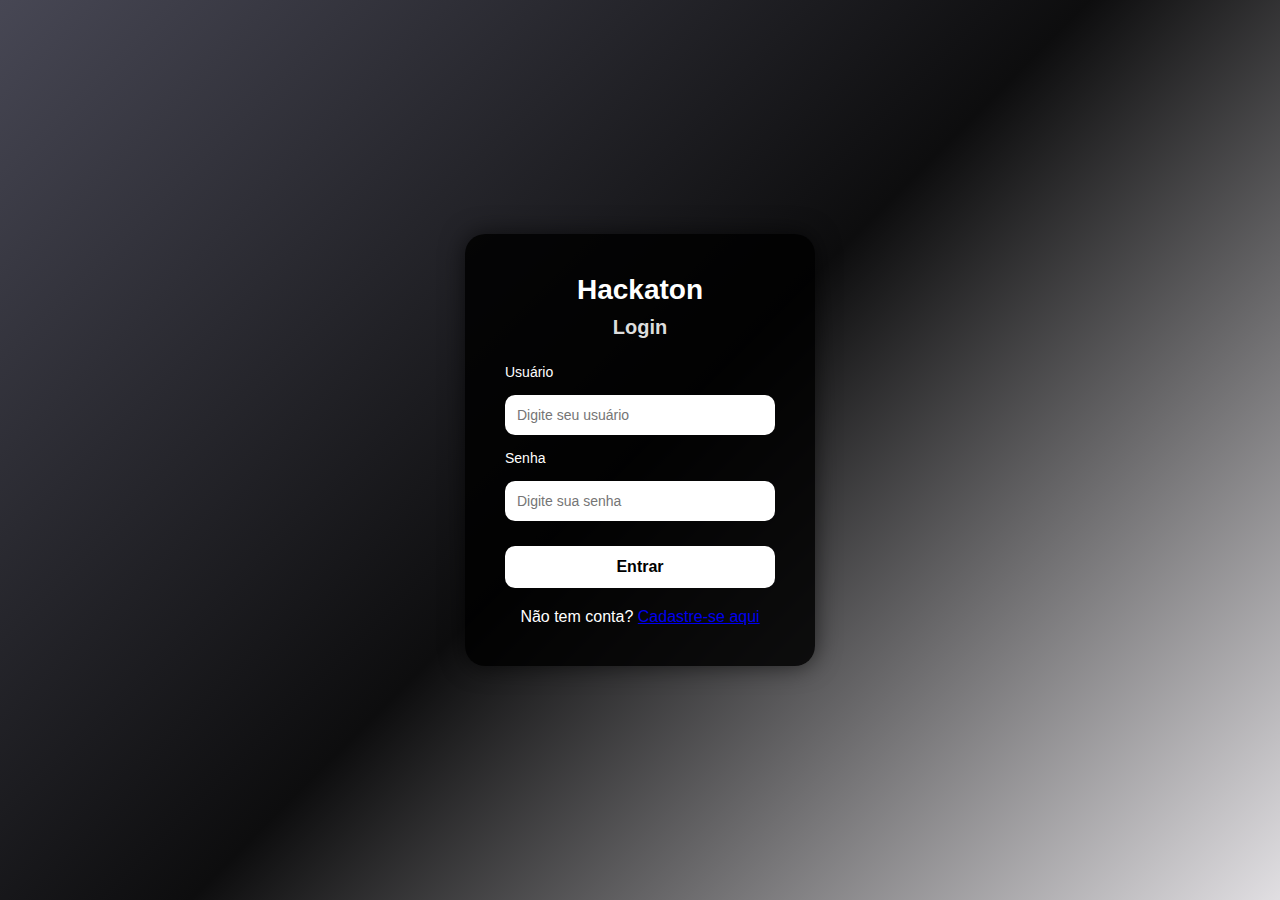
<file: login.html>
<!DOCTYPE html>
<html lang="pt-BR">
<head>
    <meta charset="UTF-8">
    <meta name="viewport" content="width=device-width, initial-scale=1.0">
    <title>Hackaton</title>
    <style>
        
        * {
            margin: 0;
            padding: 0;
            box-sizing: border-box;
            font-family: Arial, Helvetica, sans-serif;
        }

        
        body {
            background: linear-gradient(135deg, #474754, #0d0d0e, #786f7e39);
            color: #fff;
            display: flex;
            justify-content: center;
            align-items: center;
            height: 100vh;
        }

        
        .container {
            background: rgba(0, 0, 0, 0.85);
            padding: 40px;
            border-radius: 20px;
            width: 350px;
            text-align: center;
            box-shadow: 0 0 25px rgba(0, 0, 0, 0.6);
        }

    
        .title {
            color: #ffffff;
            font-size: 28px;
            margin-bottom: 10px;
        }

        .subtitle {
            color: #ddd;
            font-size: 20px;
            margin-bottom: 25px;
        }

        
        .formulario {
            display: flex;
            flex-direction: column;
            text-align: left;
            gap: 15px;
        }

        .formulario label {
            font-size: 14px;
            color: #ffffff;
        }

        .formulario input {
            padding: 12px;
            border: none;
            border-radius: 10px;
            outline: none;
            font-size: 14px;
        }

        
        .btn {
            margin-top: 10px;
            padding: 12px;
            border: none;
            border-radius: 10px;
            background: #ffffff;
            color: #000;
            font-size: 16px;
            font-weight: bold;
            cursor: pointer;
            transition: 0.3s;
        }

        .btn:hover {
            background: #ffffff;
        }

        
        .extra {
            margin-top: 20px;
            font-size: 14px;
        }

        .extra a {
            color: #ffffff;
            text-decoration: none;
            font-weight: bold;
            cursor: pointer;
        }

        .extra a:hover {
            text-decoration: underline;
        }

        
        .hidden {
            display: none;
        }
    </style>
</head>
<body>
    <main class="container">
        <h1 class="title">Hackaton</h1>
        <h2 class="subtitle" id="form-title">Login</h2>

        
        <form id="login-form" class="formulario">
            <label for="usuario">Usuário</label>
            <input type="text" id="usuario" name="usuario" placeholder="Digite seu usuário" required>

            <label for="senha">Senha</label>
            <input type="password" id="senha" name="senha" placeholder="Digite sua senha" required>
        
            <button type="submit" class="btn">Entrar</button>
        
        </form>

        
        <form id="cadastro-form" class="formulario hidden">
            <label for="novo-usuario">Usuário</label>
            <input type="text" id="novo-usuario" name="novo-usuario" placeholder="Crie um usuário" required>

            <label for="email">E-mail</label>
            <input type="email" id="email" name="email" placeholder="Digite seu e-mail" required>

            <label for="nova-senha">Senha</label>
            <input type="password" id="nova-senha" name="nova-senha" placeholder="Crie uma senha" required>

           <button type="submit" class="btn">Cadastrar</button>
        </form>

        <p class="extra">
            <p>Não tem conta? <a href="/cadastro.html">Cadastre-se aqui</a></p>
        </p>
    </main>

    <script>
        const loginForm = document.getElementById("login-form");
        const cadastroForm = document.getElementById("cadastro-form");
        const toggleLink = document.getElementById("toggle-link");
        const formTitle = document.getElementById("form-title");

        
        toggleLink.addEventListener("click", () => {
            if (loginForm.classList.contains("hidden")) {
                loginForm.classList.remove("hidden");
                cadastroForm.classList.add("hidden");
                formTitle.textContent = "Login";
                toggleLink.textContent = "Não tem conta? Cadastre-se aqui";
            } else {
                loginForm.classList.add("hidden");
                cadastroForm.classList.remove("hidden");
                formTitle.textContent = "Cadastro";
                toggleLink.textContent = "Já tem conta? Voltar ao login";
            }
        });
    </script>
</body>
</html>

<script>
document.getElementById("login-form").addEventListener("submit", function(e) {
  e.preventDefault(); // evita recarregar
  const usuario = document.getElementById("usuario").value;
  const senha = document.getElementById("senha").value;

  // simulação de login (apenas exemplo)
  if (usuario === "admin" && senha === "hackaton") {
    window.location.href = "site.html";
  } else {
    alert("Usuário ou senha inválidos!");
  }
});
</script>
</file>
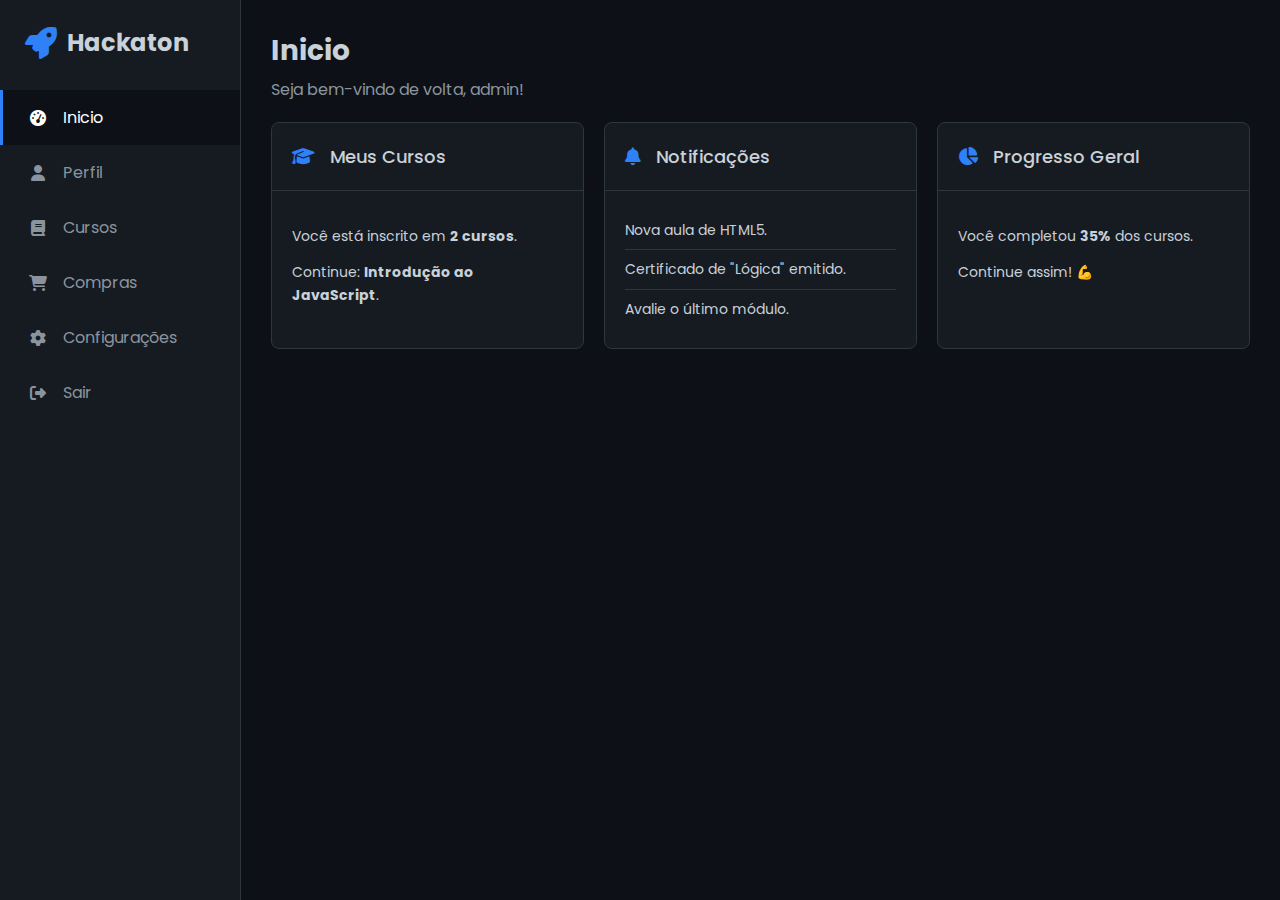
<file: site.html>
<!DOCTYPE html>
<html lang="pt-BR">
<head>
  <meta charset="UTF-8">
  <meta name="viewport" content="width=device-width, initial-scale=1.0">
  <title>Hackaton - Dashboard</title>
  <link rel="preconnect" href="https://fonts.googleapis.com">
  <link rel="preconnect" href="https://fonts.gstatic.com" crossorigin>
  <link href="https://fonts.googleapis.com/css2?family=Poppins:wght@400;500;600&display=swap" rel="stylesheet">
  <link rel="stylesheet" href="https://cdnjs.cloudflare.com/ajax/libs/font-awesome/6.4.2/css/all.min.css">
  <link rel="stylesheet" href="white.css">
  <style>
    :root {
      --bg-primary: #0d1117; --bg-secondary: #161b22; --border-color: #30363d;
      --text-primary: #c9d1d9; --text-secondary: #8b949e; --accent-color: #2f81f7;
    }
    body { margin: 0; font-family: 'Poppins', sans-serif; background: var(--bg-primary); color: var(--text-primary); display: flex; height: 100vh; overflow-x: hidden; }
    .sidebar { width: 240px; background: var(--bg-secondary); padding: 25px 0; display: flex; flex-direction: column; border-right: 1px solid var(--border-color); transition: transform 0.3s ease-in-out; z-index: 1000; }
    .sidebar-header { padding: 0 25px; margin-bottom: 30px; display: flex; align-items: center; }
    .sidebar-header i { font-size: 32px; color: var(--accent-color); margin-right: 10px; }
    .sidebar-header h2 { margin: 0; font-size: 24px; color: var(--text-primary); }
    .sidebar-nav a { display: flex; align-items: center; padding: 15px 25px; color: var(--text-secondary); text-decoration: none; transition: 0.2s ease-in-out; border-left: 3px solid transparent; }
    .sidebar-nav a:hover { background: var(--bg-primary); color: white; border-left: 3px solid var(--accent-color); }
    .sidebar-nav a i { width: 20px; margin-right: 15px; text-align: center; }
    .sidebar-nav .logout { margin-top: auto; }
    .main { flex: 1; padding: 30px; overflow-y: auto; }
    .header { display: flex; align-items: center; gap: 20px; }
    .header h1 { margin: 0 0 5px 0; font-size: 28px; }
    .header p { margin: 0 0 30px 0; color: var(--text-secondary); }
    .menu-toggle { display: none; background: none; border: 1px solid var(--border-color); color: var(--text-primary); padding: 8px 12px; border-radius: 6px; cursor: pointer; font-size: 20px; }
    .grid { display: grid; grid-template-columns: repeat(auto-fit, minmax(300px, 1fr)); gap: 20px; }
    .card { background: var(--bg-secondary); border-radius: 8px; border: 1px solid var(--border-color); }
    .card-header { display: flex; justify-content: space-between; align-items: center; padding: 20px; border-bottom: 1px solid var(--border-color); }
    .card-header-title { display: flex; align-items: center; gap: 15px; }
    .card-header-title i { font-size: 18px; color: var(--accent-color); }
    .card-header-title h2 { font-size: 18px; margin: 0; font-weight: 500; }
    .card-content { padding: 20px; font-size: 14px; line-height: 1.6; }
    .card-content ul { list-style: none; padding: 0; margin: 0; }
    .card-content li { padding: 8px 0; border-bottom: 1px solid var(--border-color); }
    .card-content li:last-child { border-bottom: none; }
    .overlay { display: none; position: fixed; top: 0; left: 0; width: 100%; height: 100%; background: rgba(0,0,0,0.5); z-index: 999; }
    .overlay.active { display: block; }

    @media (max-width: 768px) {
      body { overflow-y: auto; }
      .sidebar { position: fixed; height: 100%; transform: translateX(-100%); }
      .sidebar.open { transform: translateX(0); }
      .main { width: 100%; padding: 15px; box-sizing: border-box; }
      .header h1 { font-size: 24px; }
      .menu-toggle { display: block; }
      .grid { grid-template-columns: 1fr; }
    }
  </style>
</head>
<body>
  <div id="overlay" class="overlay"></div>
  <div id="sidebar" class="sidebar">
    <div class="sidebar-header">
        <i class="fas fa-rocket"></i>
        <h2>Hackaton</h2>
    </div>
    <nav class="sidebar-nav">
        <a href="site.html" style="background: var(--bg-primary); color: white; border-left: 3px solid var(--accent-color);"><i class="fas fa-tachometer-alt"></i> Inicio</a>
        <a href="perfil.html"><i class="fas fa-user"></i> Perfil</a>
        <a href="#"><i class="fas fa-book"></i> Cursos</a>
        <a href="#"><i class="fas fa-shopping-cart"></i> Compras</a>
        <a href="configuracoes.html"><i class="fas fa-cog"></i> Configurações</a>
        <a href="index.html" class="logout"><i class="fas fa-sign-out-alt"></i> Sair</a>
    </nav>
  </div>

  <div class="main">
    <div class="header">
      <button id="menu-toggle" class="menu-toggle"><i class="fas fa-bars"></i></button>
      <div>
        <h1>Inicio</h1>
        <p style="margin: 0;">Seja bem-vindo de volta, admin!</p>
      </div>
    </div>
    <div class="grid" style="margin-top: 20px;">
      <div class="card">
        <div class="card-header"><div class="card-header-title"><i class="fas fa-graduation-cap"></i><h2>Meus Cursos</h2></div></div>
        <div class="card-content"><p>Você está inscrito em <strong>2 cursos</strong>.</p><p>Continue: <strong>Introdução ao JavaScript</strong>.</p></div>
      </div>
      <div class="card">
        <div class="card-header"><div class="card-header-title"><i class="fas fa-bell"></i><h2>Notificações</h2></div></div>
        <div class="card-content"><ul><li>Nova aula de HTML5.</li><li>Certificado de "Lógica" emitido.</li><li>Avalie o último módulo.</li></ul></div>
      </div>
      <div class="card">
        <div class="card-header"><div class="card-header-title"><i class="fas fa-chart-pie"></i><h2>Progresso Geral</h2></div></div>
        <div class="card-content"><p>Você completou <strong>35%</strong> dos cursos.</p><p>Continue assim! 💪</p></div>
      </div>
    </div>
  </div>

  <div vw class="enabled"><div vw-access-button class="active"></div><div vw-plugin-wrapper><div class="vw-plugin-top-wrapper"></div></div></div>
  <script src="https://vlibras.gov.br/app/vlibras-plugin.js"></script>
  <script>new window.VLibras.Widget('https://vlibras.gov.br/app');</script>
  <script>
    const menuToggle = document.getElementById('menu-toggle');
    const sidebar = document.getElementById('sidebar');
    const overlay = document.getElementById('overlay');
    menuToggle.addEventListener('click', () => {
      sidebar.classList.toggle('open');
      overlay.classList.toggle('active');
    });
    overlay.addEventListener('click', () => {
      sidebar.classList.remove('open');
      overlay.classList.remove('active');
    });
  </script>
  <script src="tema.js"></script>
</body>
</html>
</file>
<file: white.css>
/*
  ==============================================================
  TEMA CLARO (LIGHT MODE) v6.0 - FINAL COM CONTRASTE E HOVER
  ==============================================================
*/

/* 1. Cores da sua paleta para o modo claro */
body.light-mode {
  /* Cores de fundo */
  --bg-primary: #F0F2F5;    /* Fundo principal claro */
  --bg-secondary: #FFFFFF;  /* Cards brancos, Sidebar, Header */
  
  /* Cores de borda e separação */
  --border-color: #E0E0E0;    /* Borda cinza claro para elementos */
  --shadow-color: rgba(0, 0, 0, 0.08); /* Sombra mais visível para profundidade */
  --hover-shadow-color: rgba(0, 0, 0, 0.15); /* Sombra ao passar o mouse */

  /* Cores de texto */
  --text-primary: #333333;    /* Texto principal escuro */
  --text-secondary: #666666;  /* Texto secundário cinza */
  
  /* Cor de destaque (azul) */
  --accent-color: #007bff;   
  
  /* Cores para tags e botões específicos */
  --tag-member-bg: rgba(0, 123, 255, 0.1);
  --tag-member-text: #0056b3;
  --tag-member-border: rgba(0, 123, 255, 0.3);

  /* Garantir que o background do body seja aplicado */
  background-color: var(--bg-primary);
  color: var(--text-primary);
}

/* 2. Aplicação de BORDAS e SOMBRAS para profundidade geral */
body.light-mode .sidebar,
body.light-mode .card,
body.light-mode .profile-header,
body.light-mode .container /* para a tela de login/index */ {
  border: 1px solid var(--border-color); /* Borda suave mais visível */
  box-shadow: 0 4px 15px var(--shadow-color); /* Sombra mais notável */
}

/* Efeito de HOVER com sombra para Cards e Sidebar Links */
body.light-mode .card:hover {
  transform: translateY(-3px); /* Leve levantamento */
  box-shadow: 0 6px 20px var(--hover-shadow-color); /* Sombra mais intensa no hover */
}

/* Links da barra lateral */
body.light-mode .sidebar-nav a {
  color: var(--text-secondary); /* Cor do texto padrão para links */
  transition: background-color 0.2s ease, color 0.2s ease, box-shadow 0.2s ease; /* Transição para o hover */
}
body.light-mode .sidebar-nav a:hover,
body.light-mode .sidebar-nav a.active {
  background-color: #e9ecef; /* Fundo mais claro no hover/ativo */
  color: var(--text-primary); /* Texto mais escuro no hover/ativo */
  border-left-color: var(--accent-color); /* Borda lateral azul */
  box-shadow: 0 2px 8px rgba(0, 0, 0, 0.1); /* Sombra sutil ao passar o mouse na aba */
}


/* 3. Ajustes específicos para outros elementos no modo claro */

/* Inputs de formulário e pesquisa */
body.light-mode .formulario input,
body.light-mode .search-bar,
body.light-mode .search-bar input {
    background-color: #f1f3f5;
    border: 1px solid var(--border-color);
    color: var(--text-primary);
}
body.light-mode .formulario input:focus {
    background-color: #ffffff;
    border-color: var(--accent-color); /* Borda azul ao focar */
    box-shadow: 0 0 0 2px rgba(0, 123, 255, 0.25); /* Sombra azul suave ao focar */
}

body.light-mode .search-bar button {
    background-color: var(--accent-color);
    color: #fff;
    border: none;
}

/* Toggles (sliders) do menu de configurações */
body.light-mode .switch .slider {
    background-color: #ccc; /* Fundo cinza para o slider desativado */
}
body.light-mode .switch input:checked + .slider {
    background-color: var(--accent-color); /* Fundo azul para o slider ativado */
}
body.light-mode .switch .slider:before {
    background-color: #ffffff; /* Círculo branco do slider */
}

/* Tags de perfil (Membro, Privado) */
body.light-mode .tag.member,
body.light-mode .tag.private {
    background-color: var(--tag-member-bg);
    color: var(--tag-member-text);
    border-color: var(--tag-member-border);
}

/* Badges de categoria na página de cursos */
body.light-mode .filter-categories .badge {
    background-color: #e9ecef;
    color: var(--text-secondary);
    border: 1px solid var(--border-color); /* Adiciona borda sutil */
}

/* Botão secundário (Cancelar no modal, etc) */
body.light-mode .btn-secondary,
body.light-mode .modal-buttons .btn-secondary {
    background-color: transparent;
    border: 1px solid var(--border-color);
    color: var(--text-secondary);
}
body.light-mode .btn-secondary:hover {
    background-color: #e9ecef;
}

/* Modal */
body.light-mode .modal-content {
    background: var(--bg-secondary);
    border: 1px solid var(--border-color);
    box-shadow: 0 8px 25px rgba(0, 0, 0, 0.2); /* Sombra mais profunda no modal */
}
body.light-mode .modal-content h3 {
    color: var(--text-primary);
}
body.light-mode .modal-content p {
    color: var(--text-secondary);
}

/* Botoes de icones (tipo o + no card de assinaturas) */
body.light-mode .btn-icon {
    background-color: var(--accent-color);
    color: #fff;
    border: none;
    box-shadow: 0 2px 5px rgba(0, 0, 0, 0.2); /* Sombra para botões de ícone */
}
</file>
